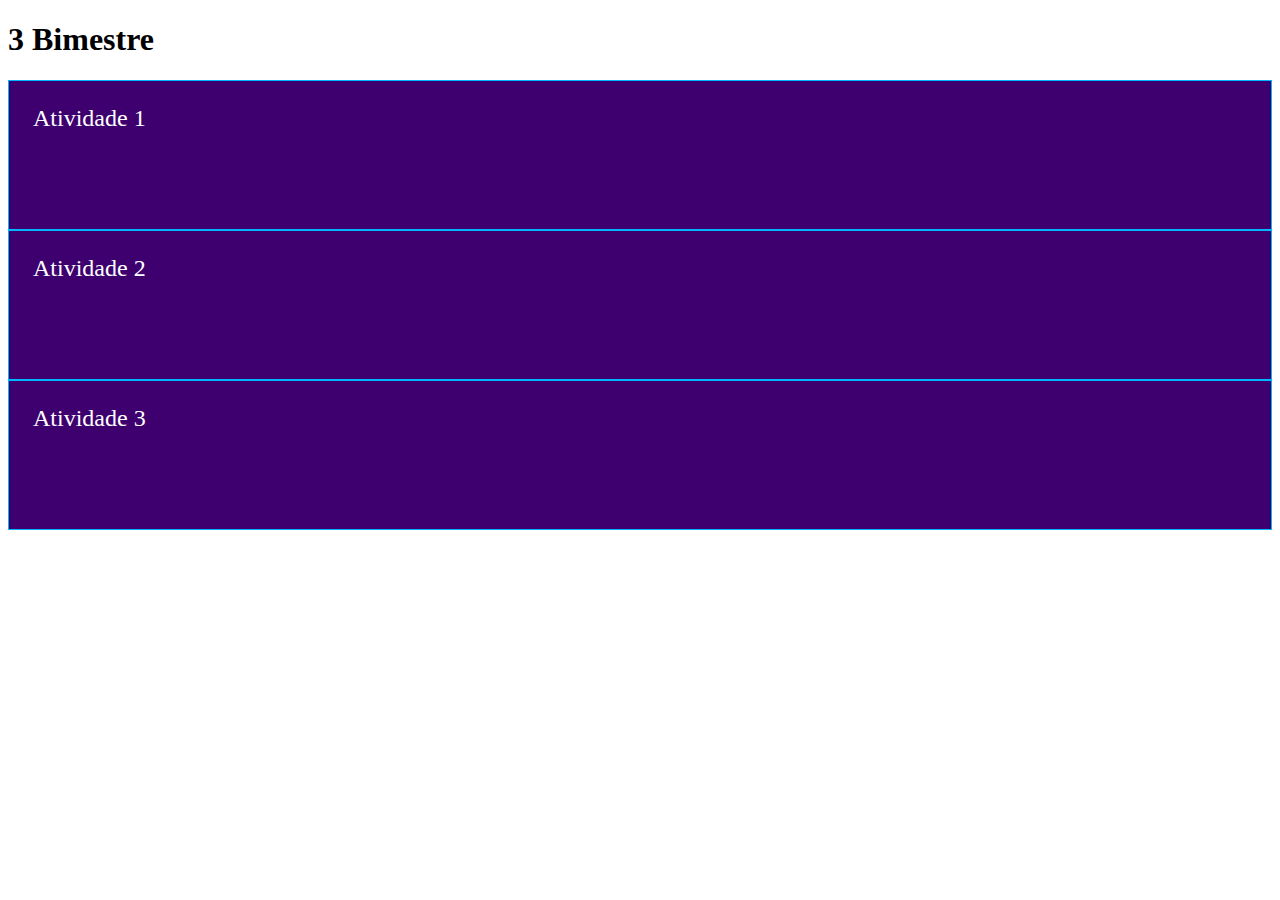
<file: index.html>
<!doctype html>
<html lang="en">

<head>
    <meta charset="utf-8">
    <meta name="viewport" content="width=device-width, initial-scale=1">
    <title>Bootstrap demo</title>
    <link href="https://cdn.jsdelivr.net/npm/bootstrap@5.3.8/dist/css/bootstrap.min.css" rel="stylesheet"
        integrity="sha384-sRIl4kxILFvY47J16cr9ZwB07vP4J8+LH7qKQnuqkuIAvNWLzeN8tE5YBujZqJLB" crossorigin="anonymous">
    <style>
        a {
            text-decoration: none;
            color: white;
            font-size: 24px;
        }

        [class^="col-"] {
            background-color: rgb(61, 0, 110);
            border: solid 1px rgb(0, 183, 255);
            color: white;
            padding: 24px;
            height: 100px;
        }
    </style>
</head>

<body>

    <div class="container">

        <h1>3 Bimestre</h1>

        <div class="row">
            <div class="col-4 d-flex justify-content-center align-items-center"><a
                    href="./itaipu.html">Atividade 1</a></div>
            <div class="col-4 d-flex justify-content-center align-items-center"><a
                    href="./cartinha.html">Atividade 2</a></div>
            <div class="col-4 d-flex justify-content-center align-items-center"> <a href="">Atividade 3</a></div>
        </div>

    </div>

    <script src="https://cdn.jsdelivr.net/npm/bootstrap@5.3.8/dist/js/bootstrap.bundle.min.js"
        integrity="sha384-FKyoEForCGlyvwx9Hj09JcYn3nv7wiPVlz7YYwJrWVcXK/BmnVDxM+D2scQbITxI"
        crossorigin="anonymous"></script>
</body>





</html>
</file>
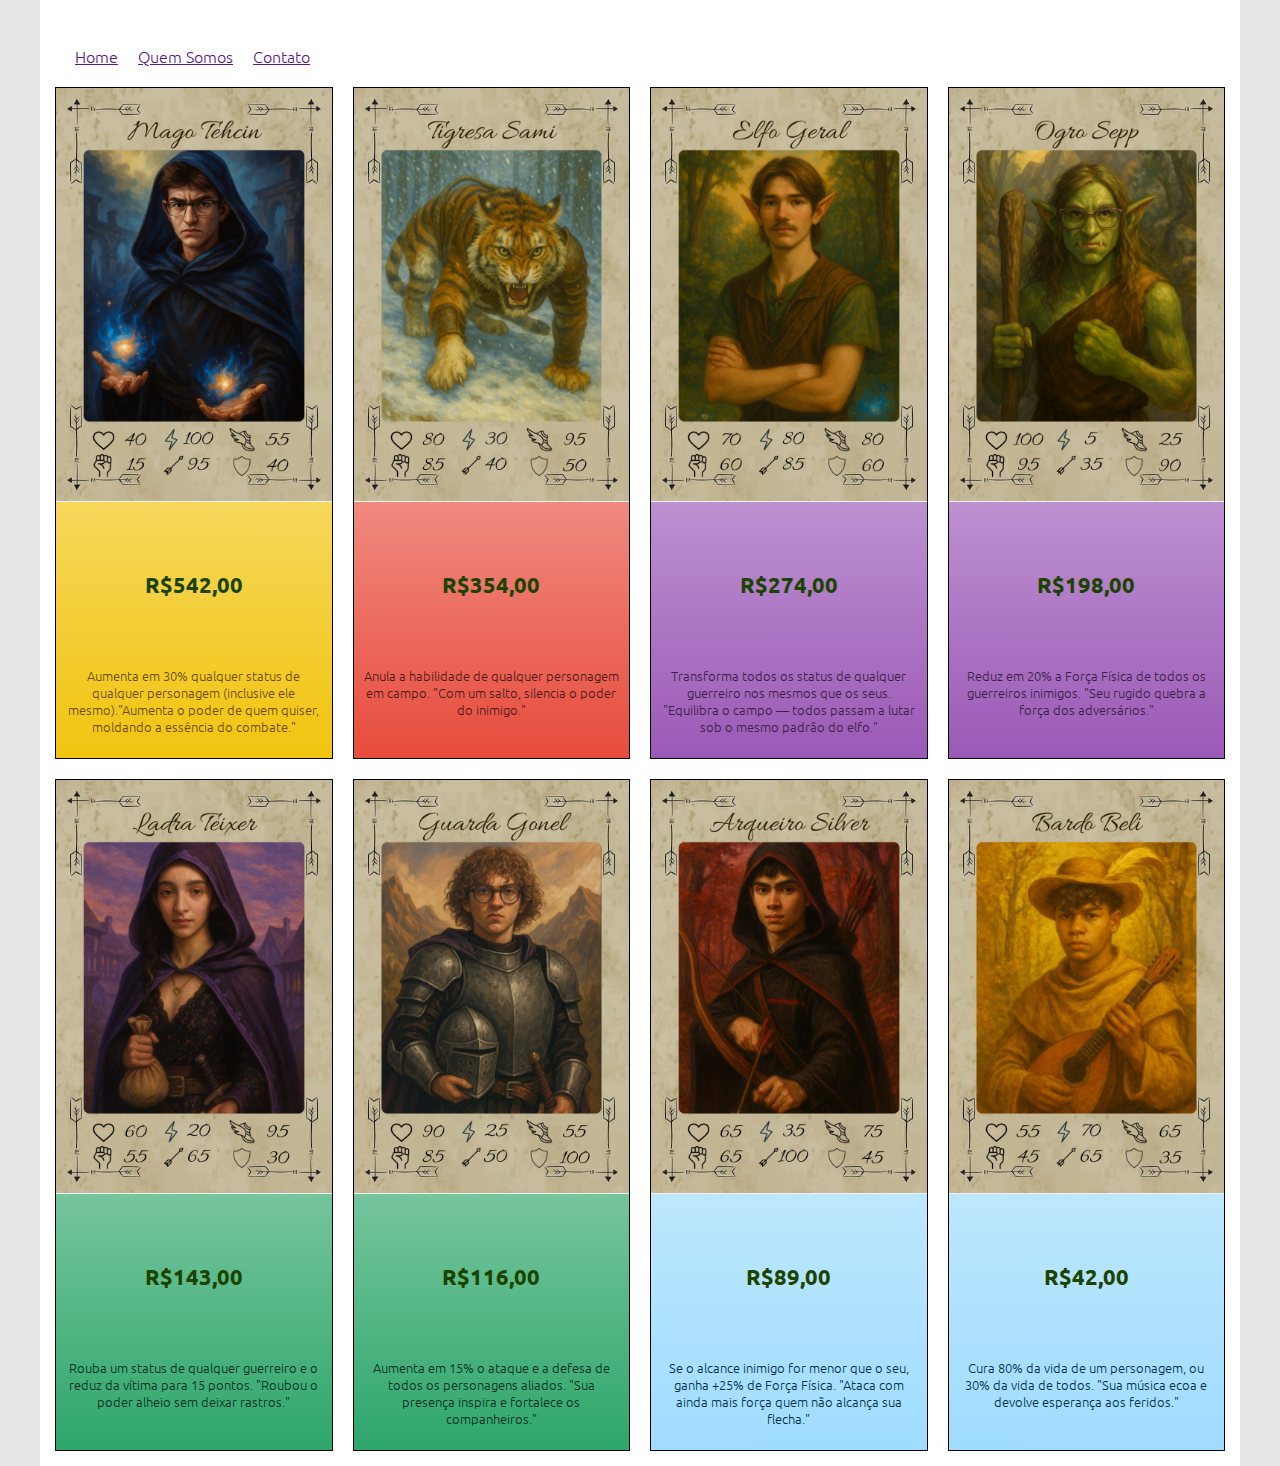
<file: cartinha.html>
<!DOCTYPE html>
<html lang="en">

<head>
    <meta charset="UTF-8">
    <meta name="viewport" content="width=device-width, initial-scale=1.0">
    <title>Document</title>
    <link rel="stylesheet" href="https://cdn.jsdelivr.net/npm/bootstrap-icons@1.11.3/font/bootstrap-icons.min.css">
    <link rel="stylesheet" href="styleCarta.css">
</head>

<body>

    <div class="container">
        <menu class="menu-container">

            <nav class="menu">
                <ul>
                    <li><a href="">Home</a></li>
                    <li><a href="">Quem Somos</a></li>
                    <li><a href="">Contato</a></li>
                </ul>
            </nav>
            <div class="menu-responsivo">
                <a href="">
                    <i class="bi bi-list"></i>
                </a>
            </div>

            </>
            <div class="cards">
                <div class="card-container shadow-yellow">
                    <div class="card">
                        <img src="imagem/5.png" alt="Imagem 1">
                        <h1>R$542,00</h1>
                        <p class="card-desc">Aumenta em 30% qualquer status de qualquer personagem (inclusive ele
                            mesmo)."Aumenta o poder de quem quiser, moldando a essência do combate."</p>
                    </div>
                </div>

                <div class="card-container shadow-mythic">
                    <div class="card">
                        <img src="imagem/9.png" alt="Imagem 12">
                        <h1>R$354,00</h1>
                        <p class="card-desc">Anula a habilidade de qualquer personagem em campo.
                            "Com um salto, silencia o poder do inimigo."</p>
                    </div>
                </div>

                <div class="card-container shadow-purple">
                    <div class="card">
                        <img src="imagem/4.png" alt="Imagem 3">
                        <h1>R$274,00</h1>
                        <p class="card-desc">Transforma todos os status de qualquer guerreiro nos mesmos que os seus.
                            "Equilibra o campo — todos passam a lutar sob o mesmo padrão do elfo."</p>
                    </div>
                </div>

                <div class="card-container shadow-purple">
                    <div class="card">
                        <img src="imagem/1.png" alt="Imagem 4">
                        <h1>R$198,00</h1>
                        <p class="card-desc">Reduz em 20% a Força Física de todos os guerreiros inimigos.
                            "Seu rugido quebra a força dos adversários."</p>
                    </div>
                </div>

                <div class="card-container shadow-green">
                    <div class="card">
                        <img src="imagem/6.png" alt="Imagem 6">
                        <h1>R$143,00</h1>
                        <p class="card-desc">Rouba um status de qualquer guerreiro e o reduz da vítima para 15 pontos.
                            "Roubou o poder alheio sem deixar rastros."</p>
                    </div>
                </div>

                <div class="card-container shadow-green">
                    <div class="card">
                        <img src="imagem/2.png" alt="Imagem 9">
                        <h1>R$116,00</h1>
                        <p class="card-desc">Aumenta em 15% o ataque e a defesa de todos os personagens aliados.
                            "Sua presença inspira e fortalece os companheiros."
                        </p>
                    </div>
                </div>

                <div class="card-container shadow-uncommon">
                    <div class="card">
                        <img src="imagem/3.png" alt="Imagem 8">
                        <h1>R$89,00</h1>
                        <p class="card-desc">Se o alcance inimigo for menor que o seu, ganha +25% de Força Física.
                            "Ataca com ainda mais força quem não alcança sua flecha."</p>
                    </div>
                </div>

                <div class="card-container shadow-uncommon">
                    <div class="card">
                        <img src="imagem/7.png" alt="Imagem 11">
                        <h1>R$42,00</h1>
                        <p class="card-desc">Cura 80% da vida de um personagem, ou 30% da vida de todos.
                            "Sua música ecoa e devolve esperança aos feridos."
                        </p>
                    </div>
                </div>
            </div>
</body>

</html>
</file>
<file: styleCarta.css>
@import url('https://fonts.googleapis.com/css2?family=Ubuntu:ital,wght@0,300;0,400;0,500;0,700;1,300;1,400;1,500;1,700&display=swap');

* {
    box-sizing: border-box;
    margin: 0;
    padding: 0;
}

:root {
    --ametist-color: #9b59b6;
    --sunflower-color: #f1c40f;
    --carrot-color: #e67e22;
    --tea-leaf: #7ADAA5;
}

body {
    background: #e8e7e7;
    font-family: "Ubuntu", sans-serif;
    font-weight: 300;
    font-style: normal;
}

h1,
h2,
h3 {
    font-family: "Ubuntu", sans-serif;
    font-weight: 300;
    font-style: normal;
}

.container {
    background: #fff;
    width: 1200px;
    margin: 0 auto;
    padding: 15px;
}

.menu ul {
    margin: 20px 10px 10px 10px;
    display: flex;
}

.menu ul li {
    padding: 10px;
    list-style: none;
}

.menu-responsivo {
    padding: 10px;
    font-size: 32px;
    display: none;

}

.cards {
    display: flex;
    flex-direction: row;
    flex-wrap: wrap;
    gap: 20px;

}

.card-container {
    flex: 0 0 calc(25% - 15px);
    border: solid 1px;
    display: flex; 

}

.card {

    max-width: 100%;
    min-height: 200px;

    text-align: center;
    line-height: 150px;

    background: var(--tea-leaf);
    color: #fff;

}

@media (max-width: 1200px) {
    body {
        background-color: var(--ametist-color);
    }

    .container {
        width: 768px;
    }

    .card-container {
        flex: 0 0 calc(33.33% - 13.33px);
    }
}

@media (max-width: 768px) {
    body {
        background-color: var(--sunflower-color);
    }

    .container {
        width: 576px;
    }

    .card-container {
        flex: 0 0 calc(50% - 10px);
    }

}

@media (max-width: 576px) {
    body {
        background-color: var(--carrot-color);
    }

    .container {
        width: 100%;
        padding: 15px;
    }

    .card-container {
        flex: 0 0 100%;
    }

    .menu {
        display: none;
    }

    .menu-responsivo {
        display: block;
    }
}



.card {
    max-width: 100%;
    text-align: center;
    background: var(--tea-leaf);
    color: #fff;
    padding-bottom: 12px;
}

.card img {
    width: 100%;
    height: auto;
    max-height: 520px;
    object-fit: contain;
    display: block;
    margin-bottom: 8px;
    background: #fff;

    border-bottom: 1px solid rgba(0, 0, 0, 0.05);
}


.card h1 {
    font-size: 22px;
    margin: 8px 10px 4px;
    font-weight: 700;
    display: flex;
    justify-content: center;
    align-items: center;
    color: #1b4400;

}

.card .card-desc {
    font-size: 13px;
    padding: 4px 10px 10px;
    color: rgba(0, 0, 0, 0.8);
    line-height: 1.3;
    text-align: center;
    max-height: none;
    overflow: visible;
    word-break: break-word;
}

.card-container.shadow-yellow .card {
    background: linear-gradient(180deg, #fff7d6, #f1c40f);
    border-color: rgba(241, 196, 15, 0.25);
}

.card-container.shadow-yellow .card .card-desc {
    color: #6a4b00;
}

.card-container.shadow-purple .card {
    background: linear-gradient(180deg, #f4eafd, #9b59b6);
    border-color: #9b59b62e;
}

.card-container.shadow-purple .card .card-desc {
    color: #3c2147;
}

.card-container.shadow-green .card {
    background: linear-gradient(180deg, #e8f7ef, #2ea66b);

    border-color: rgba(46, 166, 107, 0.25);
}

.card-container.shadow-green .card .card-desc {
    color: #042e20;

}


.card-container.shadow-uncommon .card {
    background: linear-gradient(180deg, #eef8fb, #9fdcff);
    border-color: rgba(102, 204, 255, 0.18);
}

.card-container.shadow-uncommon .card .card-desc {
    color: #02313f;
}

.card-container.shadow-mythic .card {
    background: linear-gradient(180deg, #ffecec, #e74c3c);
    border-color: rgba(231, 76, 60, 0.22);
}

.card-container.shadow-mythic .card .card-desc {
    color: #4d1b1b;
}
</file>
